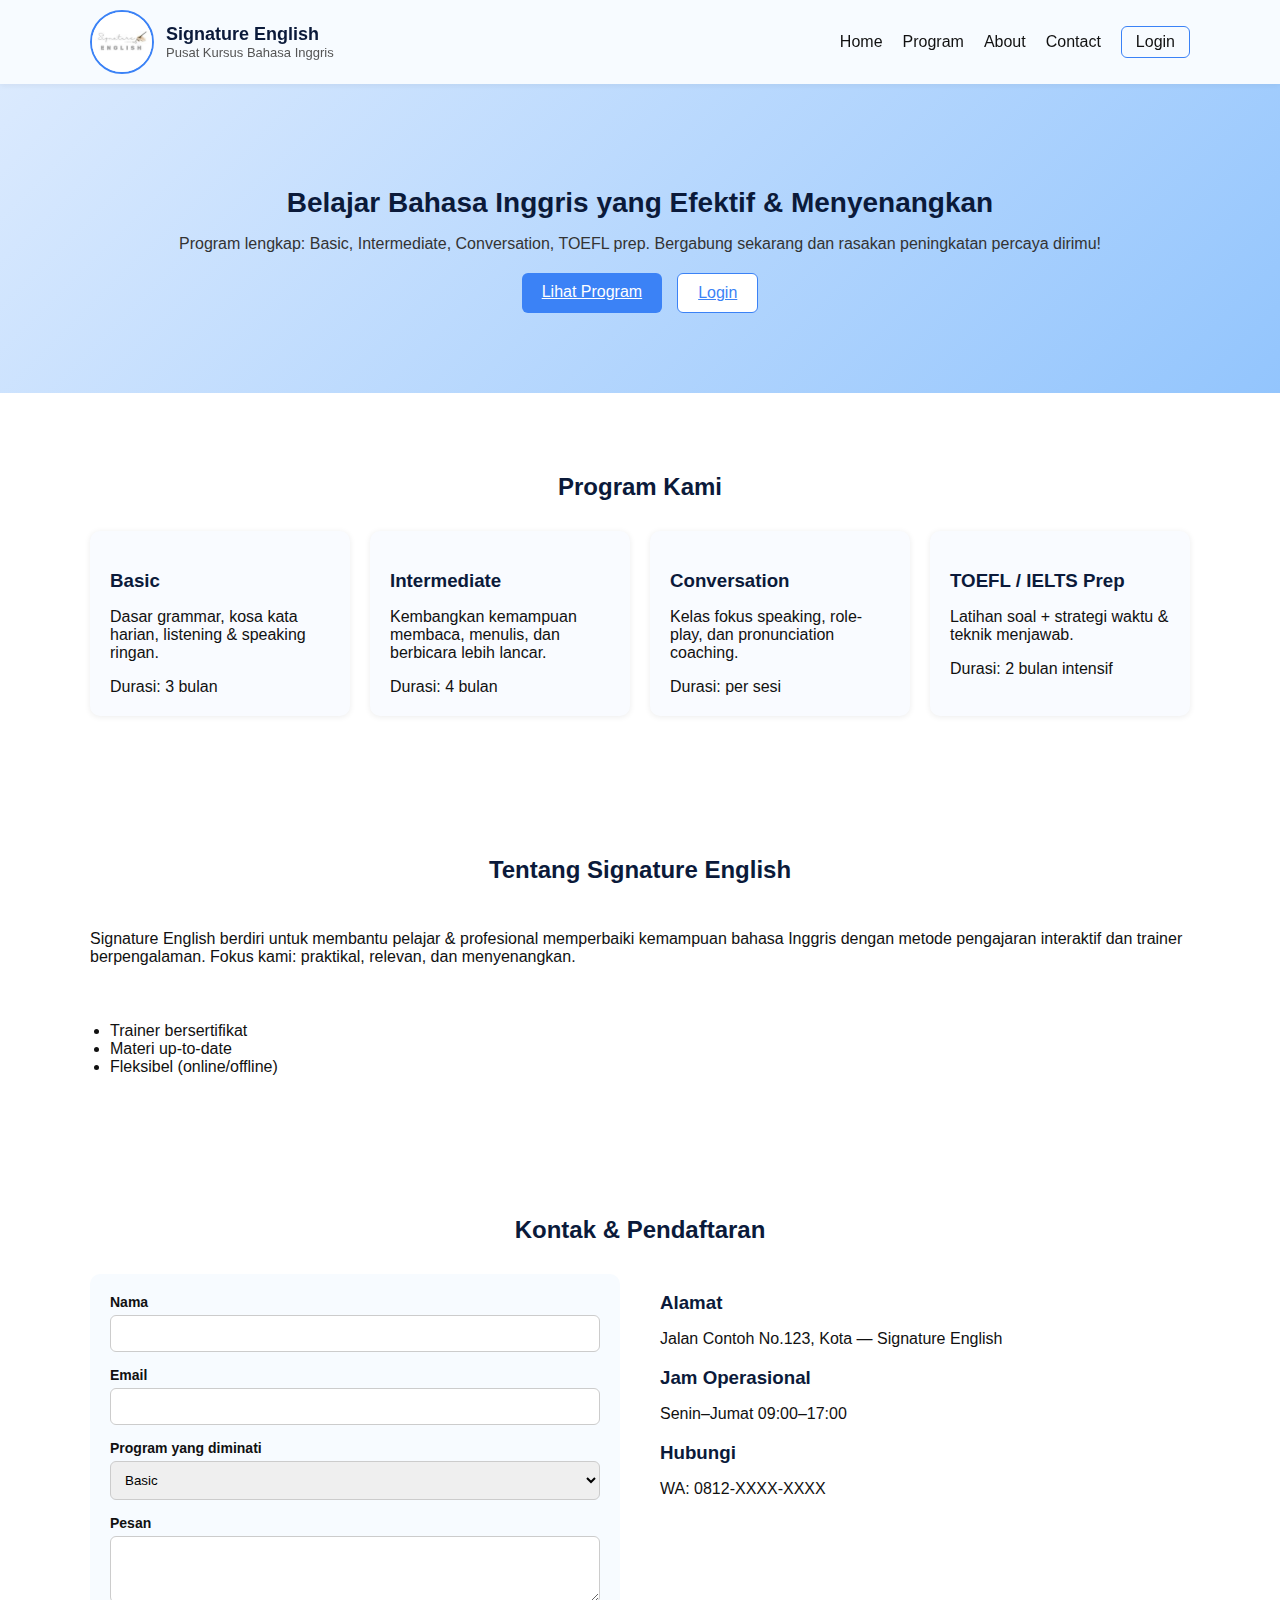
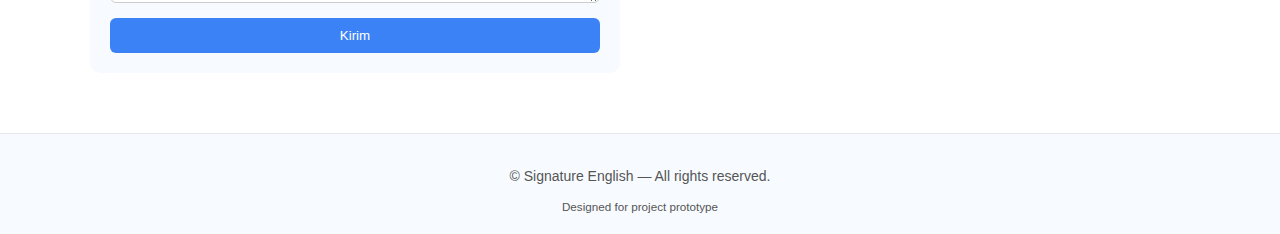
<file: Index.html>
<!doctype html>
<html lang="id">
<head>
  <meta charset="utf-8" />
  <meta name="viewport" content="width=device-width, initial-scale=1" />
  <title>Signature English — Kursus Bahasa Inggris</title>
  <link rel="stylesheet" href="style.css" />
</head>
<body>

  <!-- HEADER -->
  <header class="navbar">
    <div class="container nav-inner">
      <div class="brand">
        <img src="Image/Signature-English.png.jpg" alt="Logo" class="logo">
        <div class="brand-text">
          <h1>Signature English</h1>
          <p>Pusat Kursus Bahasa Inggris</p>
        </div>
      </div>
      <nav class="navlinks">
        <a href="#home">Home</a>
        <a href="#program">Program</a>
        <a href="#about">About</a>
        <a href="#contact">Contact</a>
        <!-- tombol login diarahkan ke login.html -->
        <a href="login.html" class="btn-outline">Login</a>
      </nav>
    </div>
  </header>

  <!-- HERO -->
  <section id="home" class="hero">
    <div class="hero-content container">
      <h2>Belajar Bahasa Inggris yang Efektif & Menyenangkan</h2>
      <p>Program lengkap: Basic, Intermediate, Conversation, TOEFL prep. Bergabung sekarang dan rasakan peningkatan percaya dirimu!</p>
      <div class="cta-row">
        <a href="#program" class="btn-primary">Lihat Program</a>
        <a href="login.html" class="btn-secondary">Login</a>
      </div>
    </div>
  </section>

  <!-- PROGRAM -->
  <section id="program" class="section container">
    <h2 class="section-title">Program Kami</h2>
    <div class="cards">
      <div class="card">
        <h3>Basic</h3>
        <p>Dasar grammar, kosa kata harian, listening & speaking ringan.</p>
        <span>Durasi: 3 bulan</span>
      </div>
      <div class="card">
        <h3>Intermediate</h3>
        <p>Kembangkan kemampuan membaca, menulis, dan berbicara lebih lancar.</p>
        <span>Durasi: 4 bulan</span>
      </div>
      <div class="card">
        <h3>Conversation</h3>
        <p>Kelas fokus speaking, role-play, dan pronunciation coaching.</p>
        <span>Durasi: per sesi</span>
      </div>
      <div class="card">
        <h3>TOEFL / IELTS Prep</h3>
        <p>Latihan soal + strategi waktu & teknik menjawab.</p>
        <span>Durasi: 2 bulan intensif</span>
      </div>
    </div>
  </section>

  <!-- ABOUT -->
  <section id="about" class="section container">
    <h2 class="section-title">Tentang Signature English</h2>
    <div class="about-grid">
      <p>Signature English berdiri untuk membantu pelajar & profesional memperbaiki kemampuan bahasa Inggris dengan metode pengajaran interaktif dan trainer berpengalaman. Fokus kami: praktikal, relevan, dan menyenangkan.</p>
      <ul>
        <li>Trainer bersertifikat</li>
        <li>Materi up-to-date</li>
        <li>Fleksibel (online/offline)</li>
      </ul>
    </div>
  </section>

  <!-- CONTACT -->
  <section id="contact" class="section container contact-section">
    <h2 class="section-title">Kontak & Pendaftaran</h2>
    <div class="contact-grid">
      <form class="form-card">
        <label>Nama<input type="text" required></label>
        <label>Email<input type="email" required></label>
        <label>Program yang diminati
          <select>
            <option>Basic</option>
            <option>Intermediate</option>
            <option>Conversation</option>
            <option>TOEFL / IELTS Prep</option>
          </select>
        </label>
        <label>Pesan<textarea rows="3"></textarea></label>
        <button type="submit" class="btn-primary full">Kirim</button>
      </form>

      <div class="contact-info">
        <h3>Alamat</h3>
        <p>Jalan Contoh No.123, Kota — Signature English</p>
        <h3>Jam Operasional</h3>
        <p>Senin–Jumat 09:00–17:00</p>
        <h3>Hubungi</h3>
        <p>WA: 0812-XXXX-XXXX</p>
      </div>
    </div>
  </section>

  <!-- FOOTER -->
  <footer class="footer">
    <p>© Signature English — All rights reserved.</p>
    <small>Designed for project prototype</small>
  </footer>

</body>
</html>
</file>
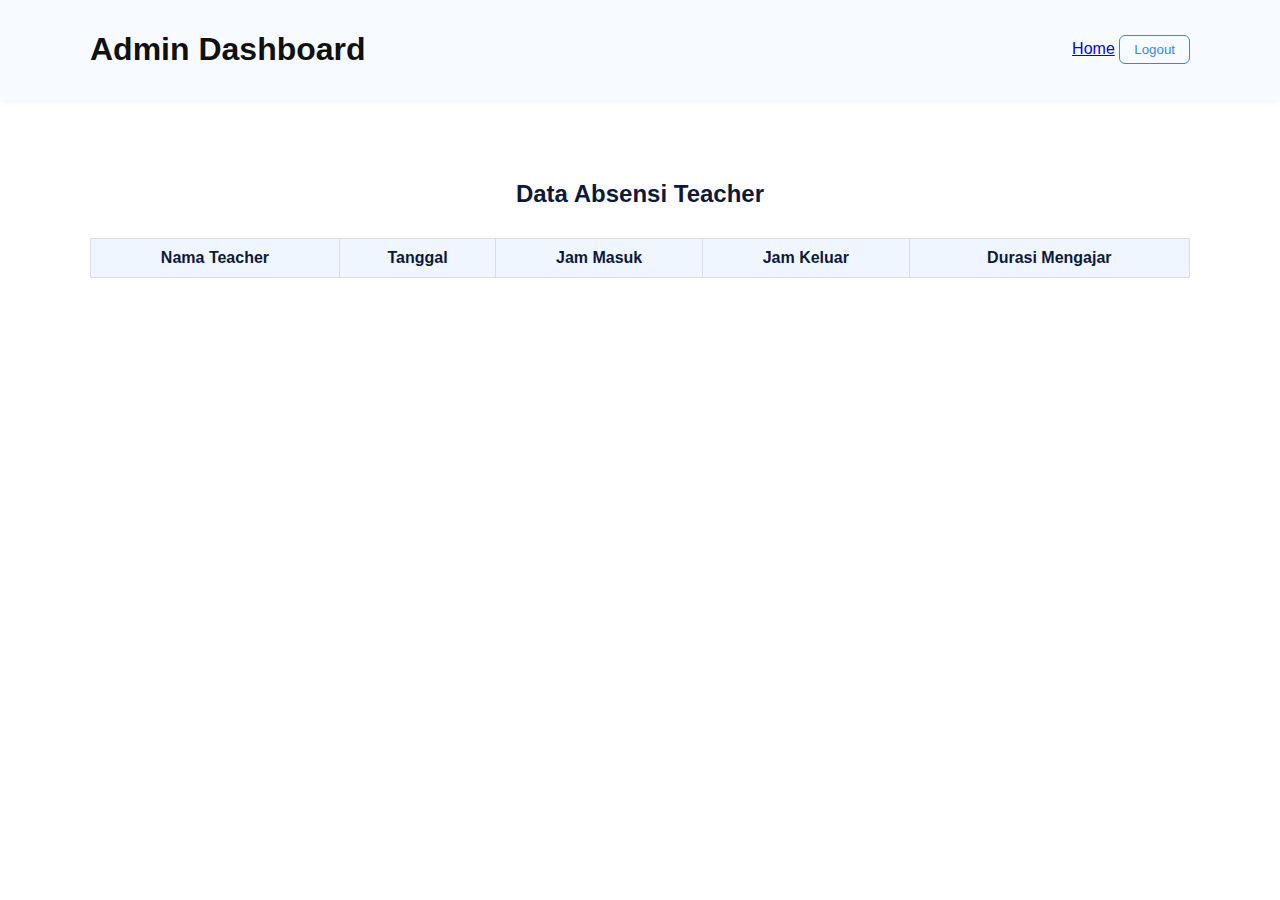
<file: admin.html>
<!DOCTYPE html>
<html lang="id">
<head>
  <meta charset="UTF-8">
  <meta name="viewport" content="width=device-width, initial-scale=1.0">
  <title>Dashboard Admin - Signature English</title>
  <link rel="stylesheet" href="style.css">
</head>
<body>

  <header class="navbar">
    <div class="container nav-inner">
      <div class="brand">
        <h1>Admin Dashboard</h1>
      </div>
      <nav>
        <a href="index.html">Home</a>
        <button onclick="logout()" class="btn-outline">Logout</button>
      </nav>
    </div>
  </header>

  <section class="section container">
    <h2 class="section-title">Data Absensi Teacher</h2>
    <table class="data-table" id="teacherTable">
      <thead>
        <tr>
          <th>Nama Teacher</th>
          <th>Tanggal</th>
          <th>Jam Masuk</th>
          <th>Jam Keluar</th>
          <th>Durasi Mengajar</th>
        </tr>
      </thead>
      <tbody>
        <!-- data dari script.js -->
      </tbody>
    </table>
  </section>

  <script src="script.js"></script>
</body>
</html>
</file>
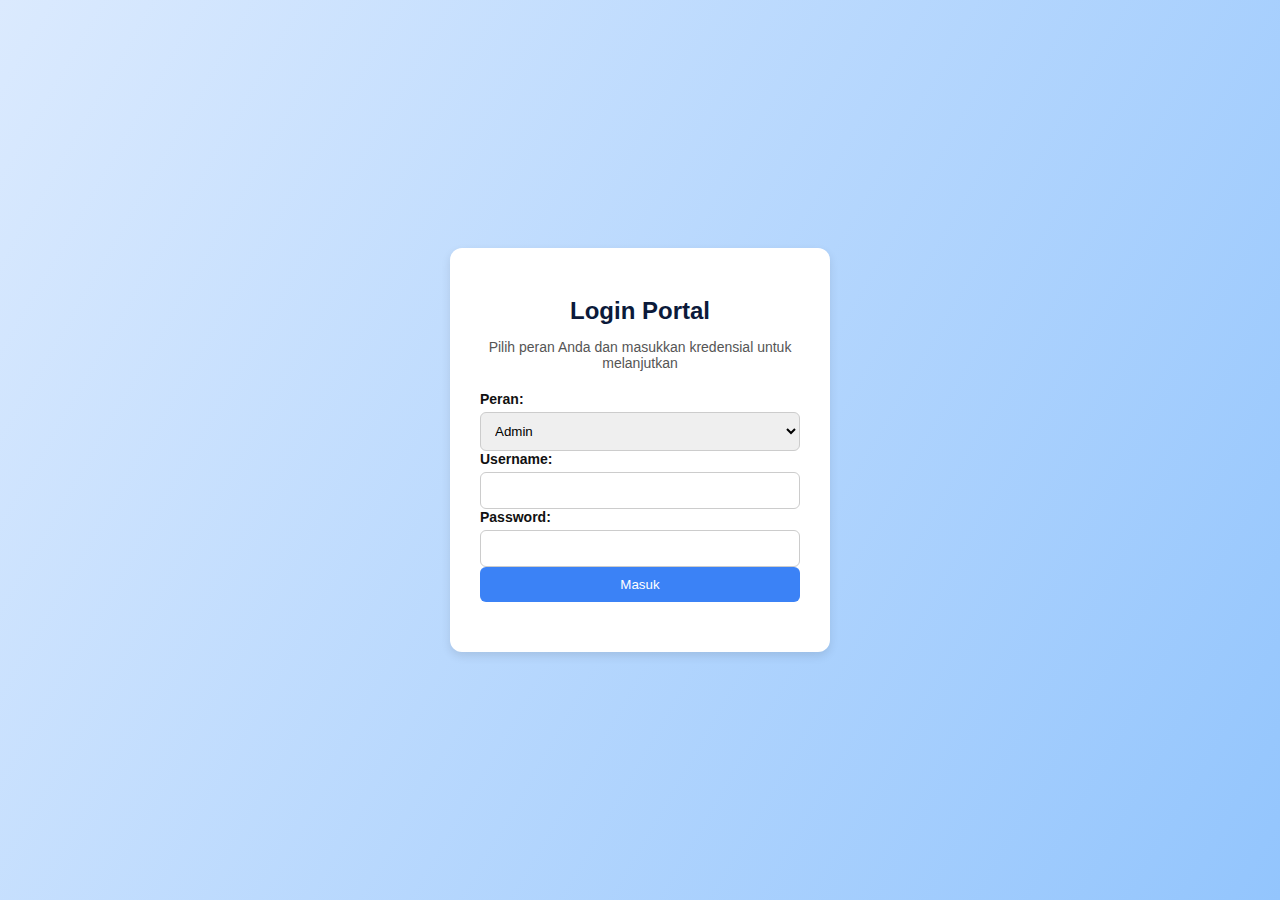
<file: login.html>
<!DOCTYPE html>
<html lang="id">
<head>
  <meta charset="UTF-8">
  <meta name="viewport" content="width=device-width, initial-scale=1.0">
  <title>Login - Signature English</title>
  <link rel="stylesheet" href="style.css">
</head>
<body class="login-page">

  <div class="login-container">
    <h2>Login Portal</h2>
    <p>Pilih peran Anda dan masukkan kredensial untuk melanjutkan</p>
    <form id="loginForm">
      <label>Peran:
        <select id="role">
          <option value="admin">Admin</option>
          <option value="teacher">Teacher</option>
        </select>
      </label>
      <label>Username:
        <input type="text" id="username" required>
      </label>
      <label>Password:
        <input type="password" id="password" required>
      </label>
      <button type="submit" class="btn-primary full">Masuk</button>
      <p id="errorMsg" class="error"></p>
    </form>
  </div>

  <script src="script.js"></script>
</body>
</html>
</file>
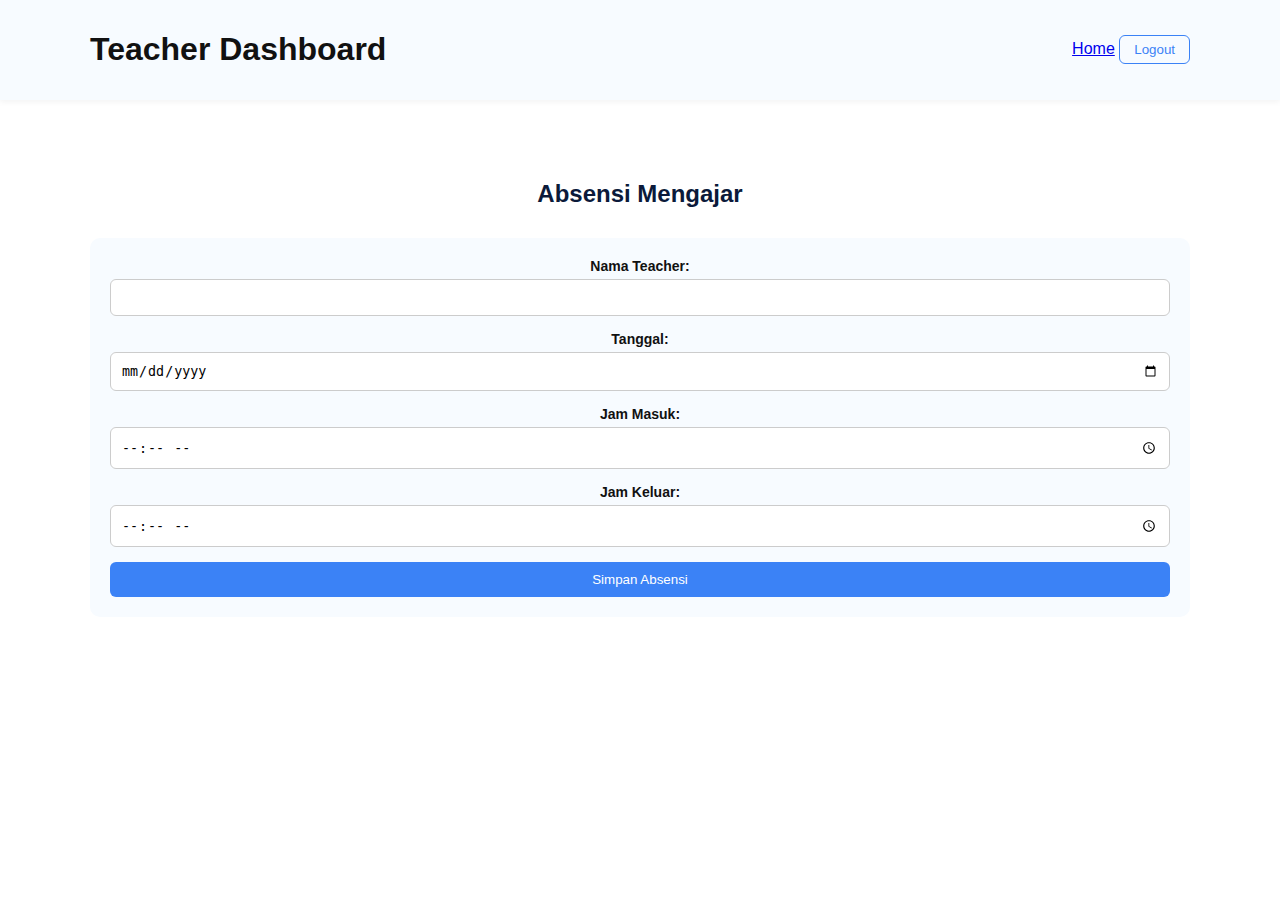
<file: teacher.html>
<!DOCTYPE html>
<html lang="id">
<head>
  <meta charset="UTF-8">
  <meta name="viewport" content="width=device-width, initial-scale=1.0">
  <title>Teacher Dashboard - Signature English</title>
  <link rel="stylesheet" href="style.css">
</head>
<body>

  <header class="navbar">
    <div class="container nav-inner">
      <div class="brand">
        <h1>Teacher Dashboard</h1>
      </div>
      <nav>
        <a href="index.html">Home</a>
        <button onclick="logout()" class="btn-outline">Logout</button>
      </nav>
    </div>
  </header>

  <section class="section container">
    <h2 class="section-title">Absensi Mengajar</h2>
    <form id="absensiForm" class="form-card">
      <label>Nama Teacher:
        <input type="text" id="teacherName" required>
      </label>
      <label>Tanggal:
        <input type="date" id="date" required>
      </label>
      <label>Jam Masuk:
        <input type="time" id="startTime" required>
      </label>
      <label>Jam Keluar:
        <input type="time" id="endTime" required>
      </label>
      <button type="submit" class="btn-primary full">Simpan Absensi</button>
    </form>
  </section>

  <script src="script.js"></script>
</body>
</html>
</file>
<file: style.css>
body {
  margin: 0;
  font-family: 'Segoe UI', sans-serif;
  color: #111;
  background-color: #fff;
}

.container {
  width: 90%;
  max-width: 1100px;
  margin: auto;
}

.navbar {
  background: #f7fbff;
  box-shadow: 0 2px 6px rgba(0,0,0,0.05);
  padding: 10px 0;
  position: sticky;
  top: 0;
  z-index: 10;
}

.nav-inner {
  display: flex;
  align-items: center;
  justify-content: space-between;
}

.brand {
  display: flex;
  align-items: center;
  gap: 12px;
}

.logo {
  width: 60px;
  height: 60px;
  border-radius: 50%;
  object-fit: cover;
  border: 2px solid #3b82f6;
}

.brand-text h1 {
  font-size: 18px;
  margin: 0;
  color: #0b1a3a;
}

.brand-text p {
  margin: 0;
  font-size: 13px;
  color: #555;
}

.navlinks {
  display: flex;
  align-items: center;
  gap: 20px;
}

.navlinks a {
  text-decoration: none;
  color: #111;
  font-weight: 500;
  transition: 0.3s;
}

.navlinks a:hover {
  color: #3b82f6;
}

.btn-outline {
  border: 1.5px solid #3b82f6;
  background: transparent;
  color: #3b82f6;
  padding: 6px 14px;
  border-radius: 6px;
  cursor: pointer;
}

.btn-outline:hover {
  background: #3b82f6;
  color: white;
}

/* HERO */
.hero {
  background: linear-gradient(135deg, #dbeafe, #93c5fd);
  padding: 80px 0;
  text-align: center;
  color: #0b1a3a;
}

.hero-content h2 {
  font-size: 28px;
  margin-bottom: 10px;
}

.hero-content p {
  font-size: 16px;
  margin-bottom: 20px;
  color: #333;
}

.cta-row {
  display: flex;
  gap: 15px;
  justify-content: center;
}

.btn-primary {
  background: #3b82f6;
  color: white;
  border: none;
  padding: 10px 20px;
  border-radius: 6px;
  cursor: pointer;
}

.btn-secondary {
  background: white;
  border: 1.5px solid #3b82f6;
  color: #3b82f6;
  padding: 10px 20px;
  border-radius: 6px;
}

/* SECTIONS */
.section {
  padding: 60px 0;
  text-align: center;
}

.section-title {
  font-size: 24px;
  margin-bottom: 30px;
  color: #0b1a3a;
}

/* PROGRAM */
.cards {
  display: grid;
  grid-template-columns: repeat(auto-fit, minmax(230px, 1fr));
  gap: 20px;
}

.card {
  background: #f9fbff;
  border-radius: 10px;
  padding: 20px;
  text-align: left;
  box-shadow: 0 1px 6px rgba(0,0,0,0.08);
  transition: 0.3s;
}

.card:hover {
  transform: translateY(-4px);
}

.card h3 {
  color: #0b1a3a;
  margin-bottom: 8px;
}

/* ABOUT */
.about-grid {
  display: flex;
  justify-content: space-between;
  gap: 40px;
  text-align: left;
  flex-wrap: wrap;
}

.about-grid ul {
  list-style: disc;
  margin: 0;
  padding-left: 20px;
}

/* CONTACT */
.contact-grid {
  display: grid;
  grid-template-columns: 1fr 1fr;
  gap: 40px;
  text-align: left;
}

.form-card {
  background: #f7fbff;
  border-radius: 10px;
  padding: 20px;
  display: flex;
  flex-direction: column;
  gap: 15px;
}

label {
  display: flex;
  flex-direction: column;
  font-weight: 600;
  font-size: 14px;
}

input, select, textarea {
  padding: 10px;
  border-radius: 6px;
  border: 1px solid #ccc;
  margin-top: 5px;
}

.full {
  width: 100%;
}

.contact-info h3 {
  color: #0b1a3a;
  margin-bottom: 5px;
}

/* FOOTER */
.footer {
  background: #f7fbff;
  text-align: center;
  padding: 20px;
  font-size: 14px;
  color: #555;
  border-top: 1px solid #e5e7eb;
}
/* LOGIN PAGE */
.login-page {
  display: flex;
  justify-content: center;
  align-items: center;
  height: 100vh;
  background: linear-gradient(120deg, #dbeafe, #93c5fd);
}

.login-container {
  background: white;
  padding: 30px;
  border-radius: 12px;
  box-shadow: 0 4px 10px rgba(0,0,0,0.1);
  width: 320px;
  text-align: center;
}

.login-container h2 {
  margin-bottom: 10px;
  color: #0b1a3a;
}

.login-container p {
  color: #555;
  font-size: 14px;
  margin-bottom: 20px;
}

.login-container label {
  text-align: left;
}

.error {
  color: red;
  font-size: 13px;
  margin-top: 5px;
}

/* TABLE */
.data-table {
  width: 100%;
  border-collapse: collapse;
}

.data-table th, .data-table td {
  border: 1px solid #ddd;
  padding: 10px;
  text-align: center;
}

.data-table th {
  background: #f0f6ff;
  color: #0b1a3a;
}
</file>
